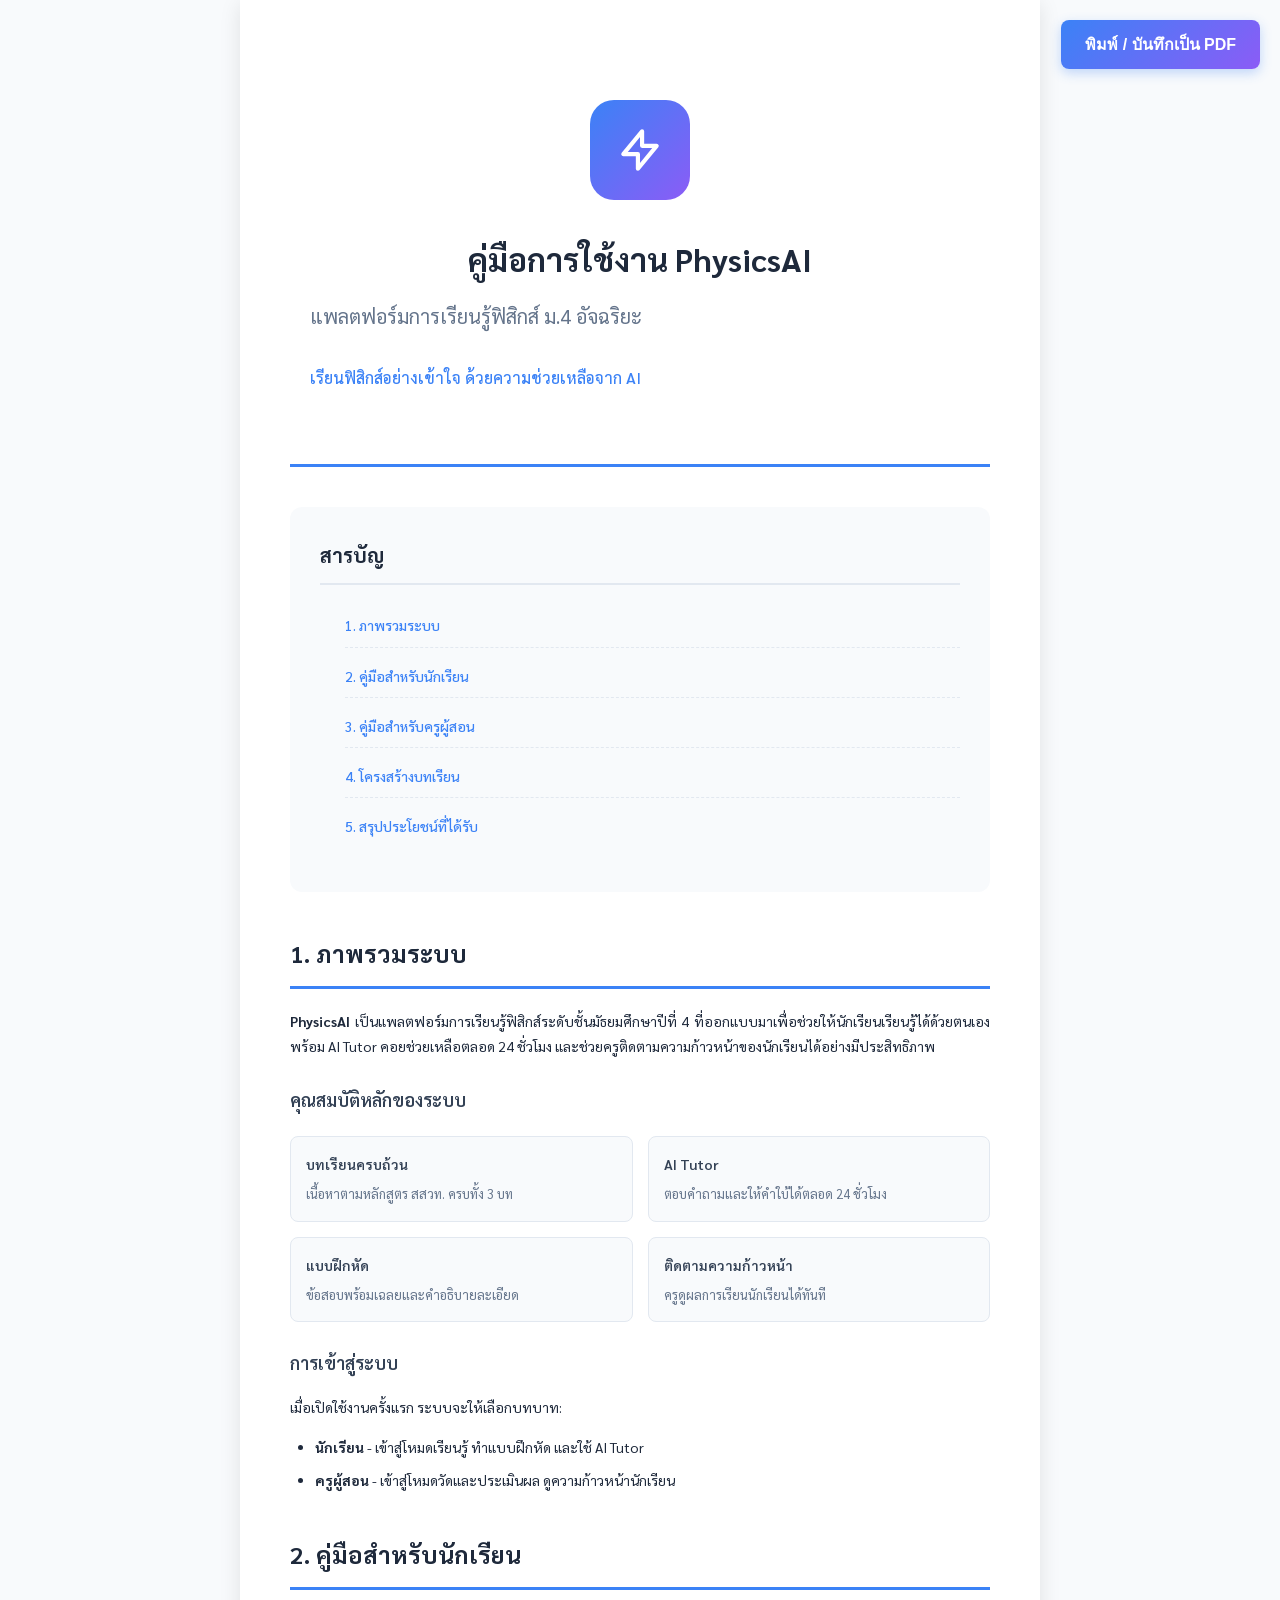
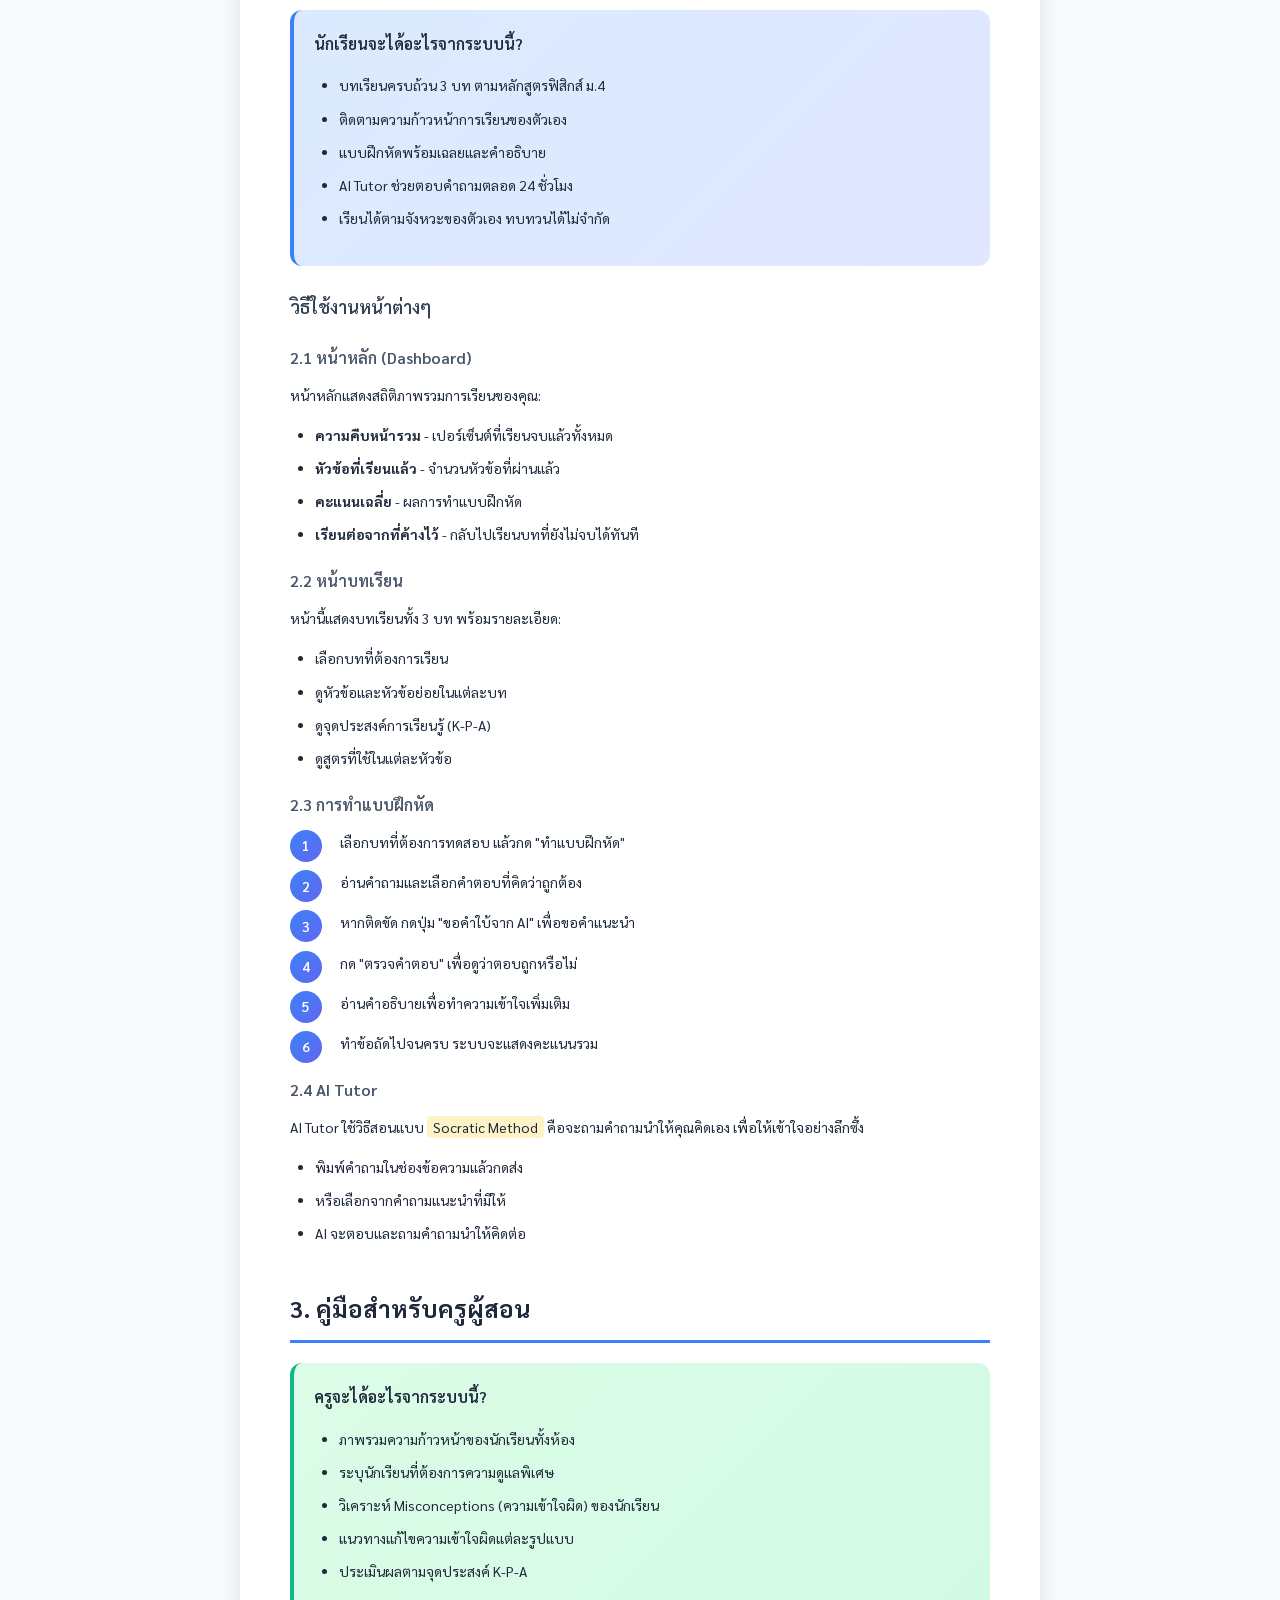
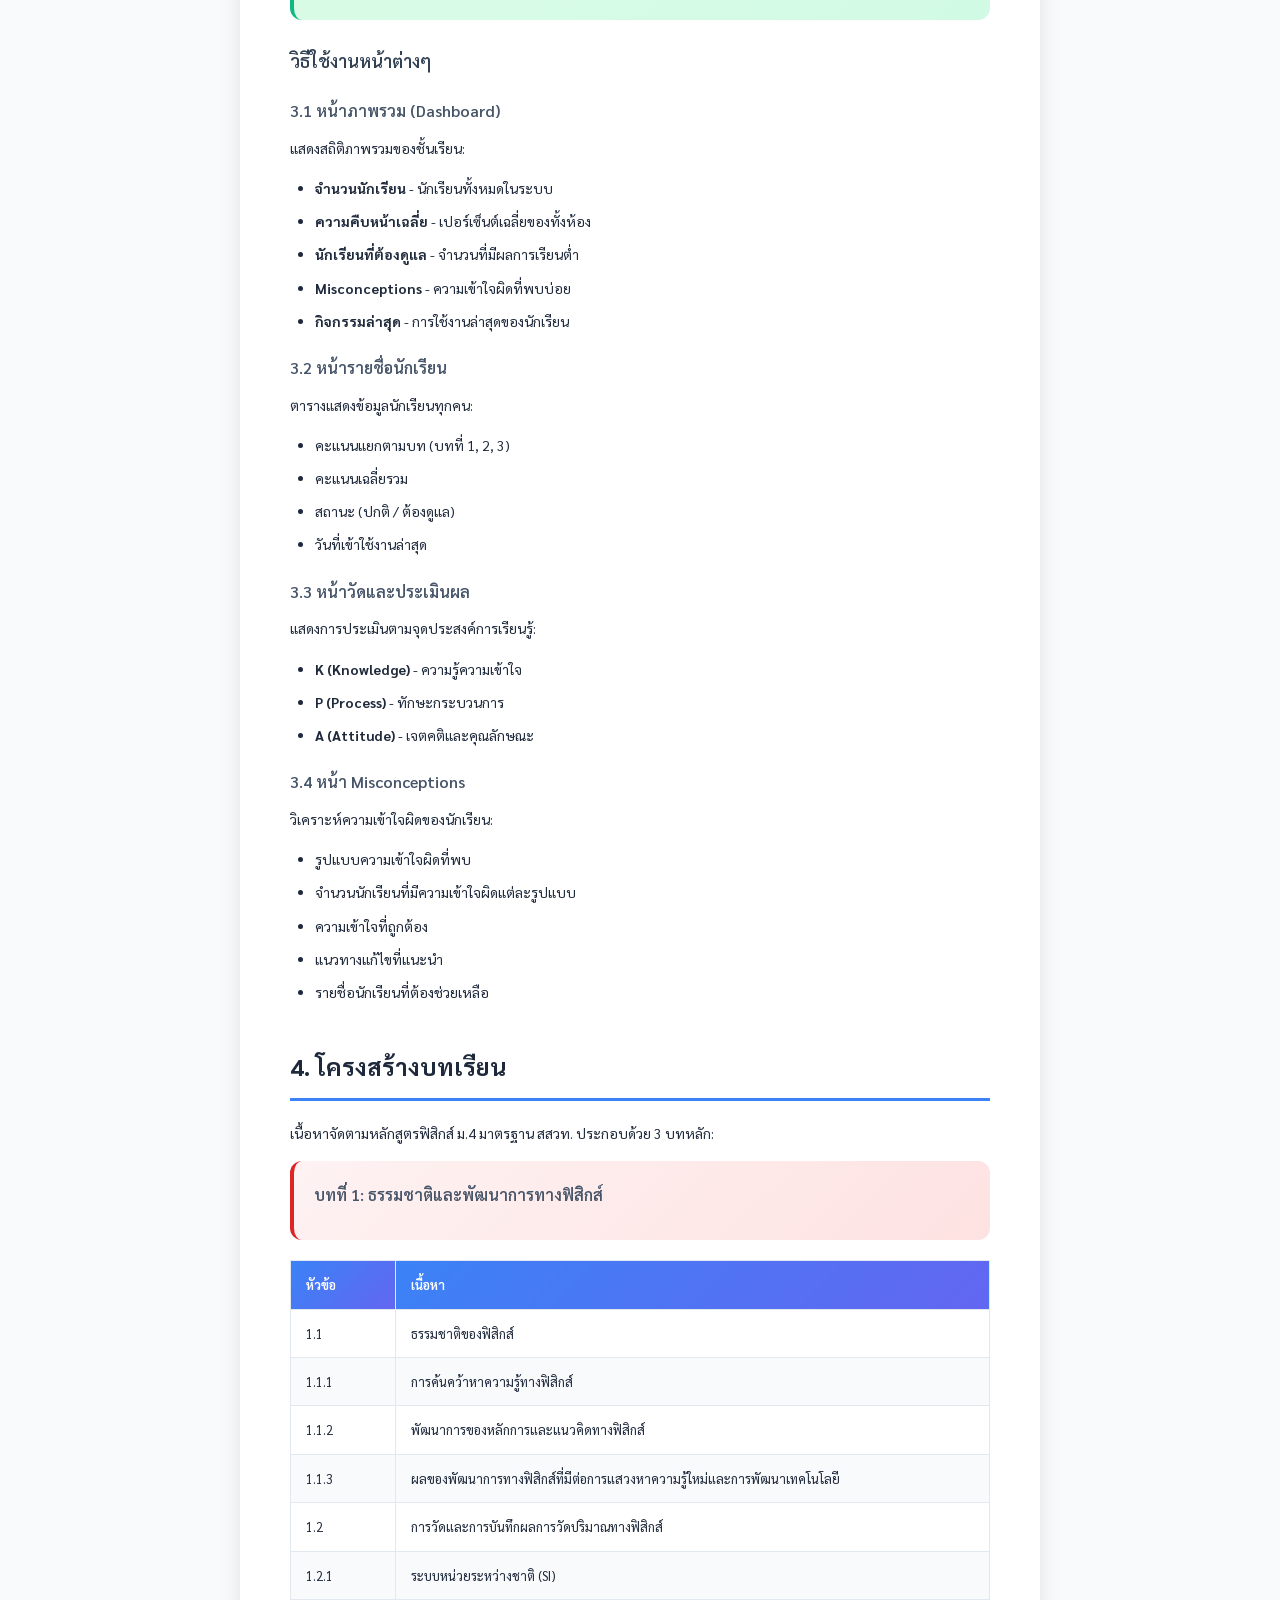
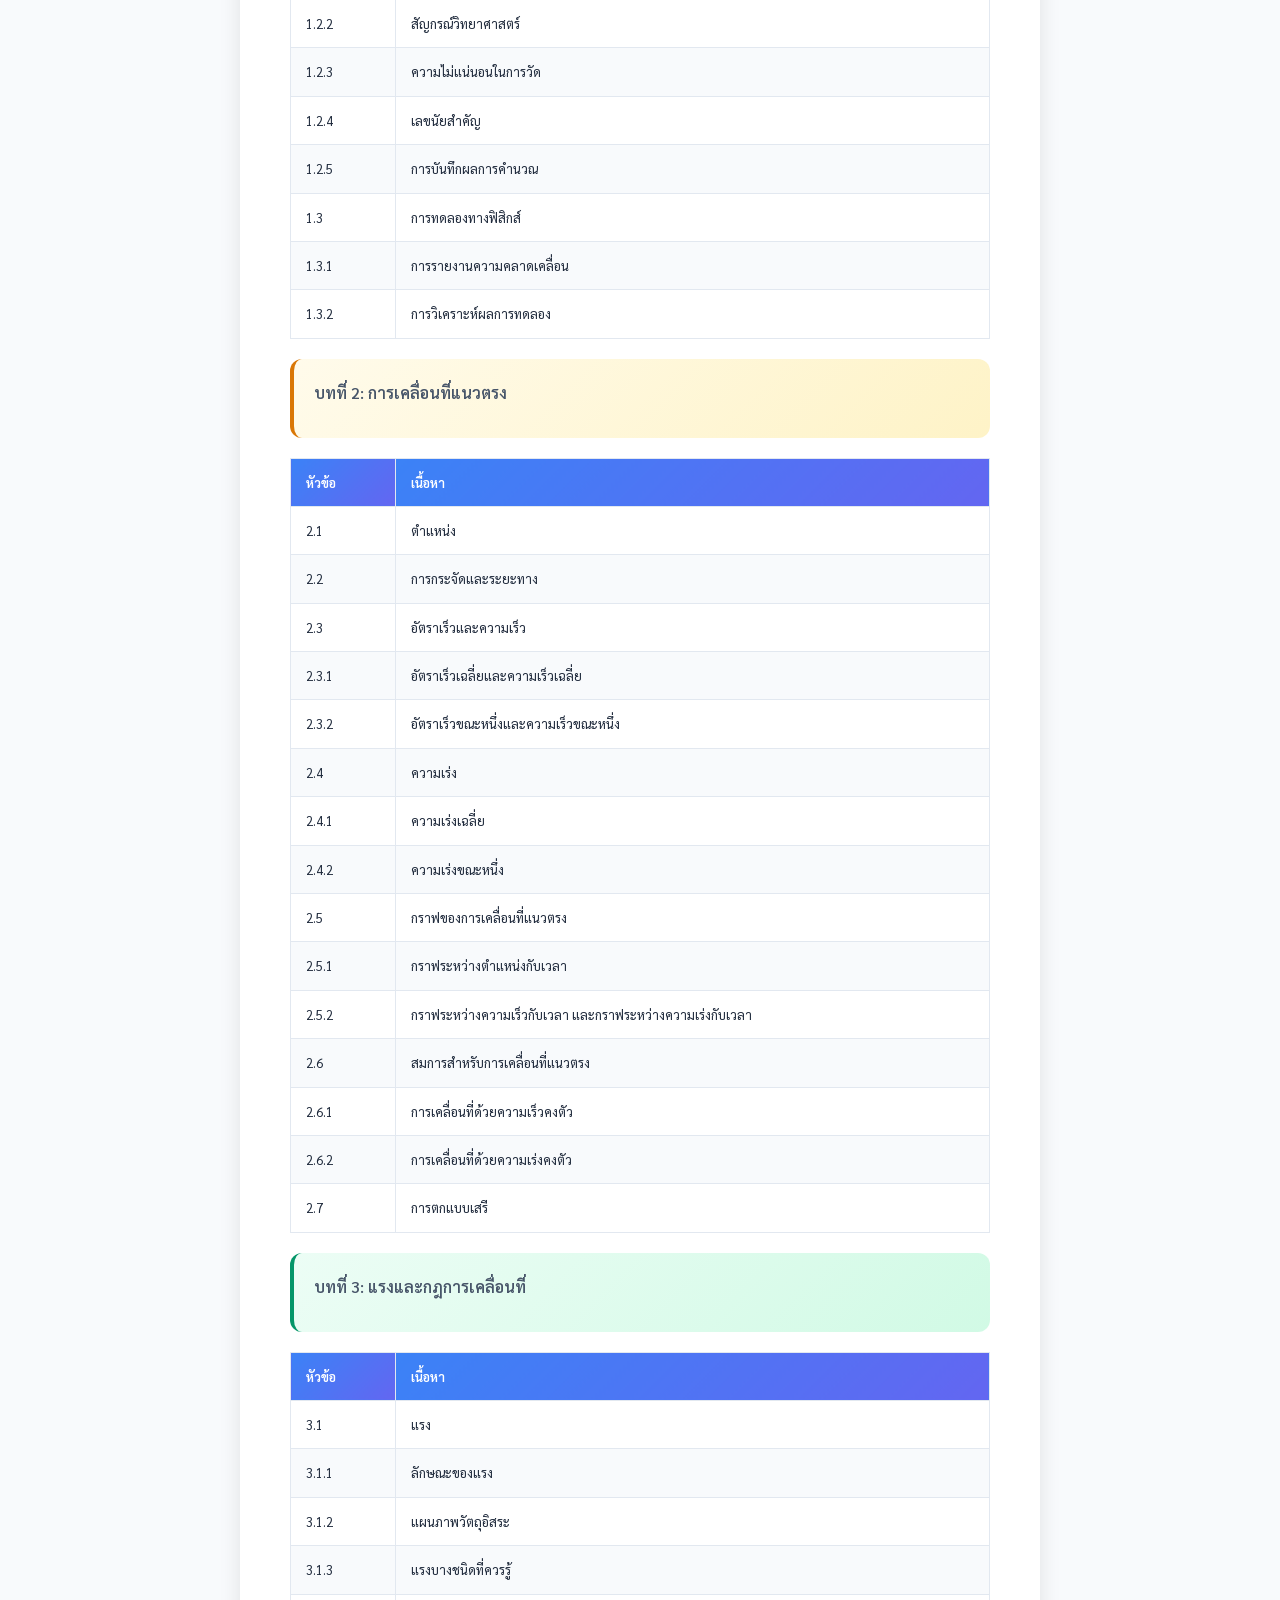
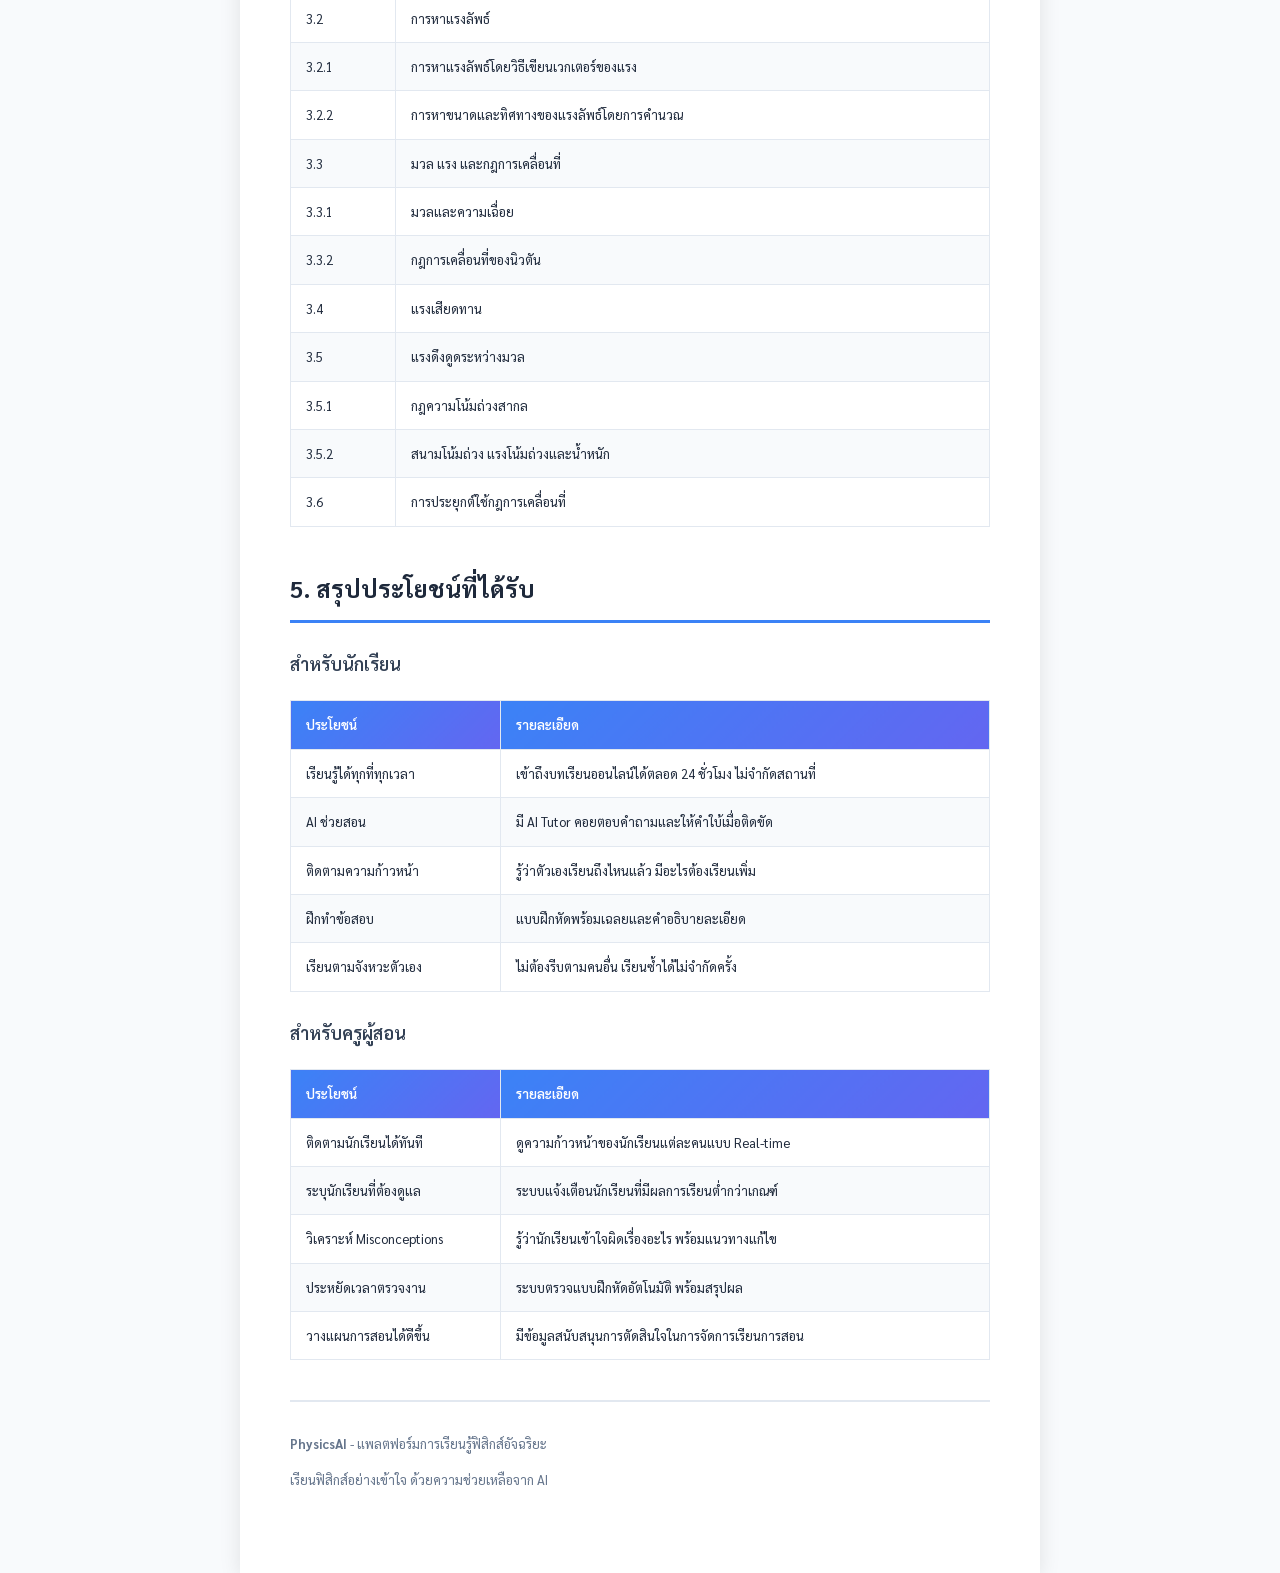
<file: user-guide.html>
<!DOCTYPE html>
<html lang="th">
<head>
    <meta charset="UTF-8">
    <meta name="viewport" content="width=device-width, initial-scale=1.0">
    <title>คู่มือการใช้งาน PhysicsAI</title>
    <link href="https://fonts.googleapis.com/css2?family=Noto+Sans+Thai:wght@300;400;500;600;700&family=Sarabun:wght@300;400;500;600;700&display=swap" rel="stylesheet">
    <style>
        * {
            margin: 0;
            padding: 0;
            box-sizing: border-box;
        }

        body {
            font-family: 'Sarabun', 'Noto Sans Thai', sans-serif;
            font-size: 14px;
            line-height: 1.8;
            color: #1e293b;
            background: #f8fafc;
        }

        /* Print styles */
        @media print {
            body {
                background: white;
                font-size: 11pt;
            }
            .no-print {
                display: none !important;
            }
            .page-break {
                page-break-before: always;
            }
            .container {
                max-width: 100%;
                padding: 0;
                box-shadow: none;
            }
            section {
                page-break-inside: avoid;
            }
        }

        @page {
            size: A4;
            margin: 2cm;
        }

        .no-print {
            position: fixed;
            top: 20px;
            right: 20px;
            z-index: 1000;
        }

        .print-btn {
            background: linear-gradient(135deg, #3b82f6, #8b5cf6);
            color: white;
            border: none;
            padding: 12px 24px;
            border-radius: 8px;
            font-size: 16px;
            font-weight: 600;
            cursor: pointer;
            box-shadow: 0 4px 12px rgba(59, 130, 246, 0.3);
            transition: all 0.3s;
        }

        .print-btn:hover {
            transform: translateY(-2px);
            box-shadow: 0 6px 16px rgba(59, 130, 246, 0.4);
        }

        .container {
            max-width: 800px;
            margin: 0 auto;
            background: white;
            padding: 40px 50px;
            box-shadow: 0 4px 20px rgba(0,0,0,0.1);
        }

        /* Cover Page */
        .cover {
            text-align: center;
            padding: 60px 20px;
            margin-bottom: 40px;
            border-bottom: 3px solid #3b82f6;
        }

        .cover .logo {
            width: 100px;
            height: 100px;
            background: linear-gradient(135deg, #3b82f6, #8b5cf6);
            border-radius: 24px;
            display: flex;
            align-items: center;
            justify-content: center;
            margin: 0 auto 30px;
        }

        .cover .logo svg {
            width: 50px;
            height: 50px;
            color: white;
        }

        .cover h1 {
            font-size: 32px;
            font-weight: 700;
            color: #1e293b;
            margin-bottom: 10px;
        }

        .cover .subtitle {
            font-size: 20px;
            color: #64748b;
            margin-bottom: 30px;
        }

        .cover .tagline {
            font-size: 16px;
            color: #3b82f6;
            font-weight: 500;
        }

        /* Table of Contents */
        .toc {
            margin-bottom: 40px;
            padding: 30px;
            background: #f8fafc;
            border-radius: 12px;
        }

        .toc h2 {
            font-size: 20px;
            color: #1e293b;
            margin-bottom: 20px;
            padding-bottom: 10px;
            border-bottom: 2px solid #e2e8f0;
        }

        .toc ul {
            list-style: none;
        }

        .toc li {
            padding: 8px 0;
            border-bottom: 1px dashed #e2e8f0;
        }

        .toc li:last-child {
            border-bottom: none;
        }

        .toc a {
            color: #3b82f6;
            text-decoration: none;
            font-weight: 500;
        }

        /* Sections */
        section {
            margin-bottom: 40px;
        }

        h2 {
            font-size: 24px;
            font-weight: 700;
            color: #1e293b;
            margin-bottom: 20px;
            padding-bottom: 10px;
            border-bottom: 3px solid #3b82f6;
        }

        h3 {
            font-size: 18px;
            font-weight: 600;
            color: #334155;
            margin: 25px 0 15px;
        }

        h4 {
            font-size: 16px;
            font-weight: 600;
            color: #475569;
            margin: 20px 0 10px;
        }

        p {
            margin-bottom: 12px;
            text-align: justify;
        }

        /* Lists */
        ul, ol {
            margin: 15px 0 15px 25px;
        }

        li {
            margin-bottom: 8px;
        }

        /* Tables */
        table {
            width: 100%;
            border-collapse: collapse;
            margin: 20px 0;
            font-size: 13px;
        }

        th, td {
            padding: 12px 15px;
            text-align: left;
            border: 1px solid #e2e8f0;
        }

        th {
            background: linear-gradient(135deg, #3b82f6, #6366f1);
            color: white;
            font-weight: 600;
        }

        tr:nth-child(even) {
            background: #f8fafc;
        }

        /* Info Boxes */
        .info-box {
            padding: 20px;
            border-radius: 12px;
            margin: 20px 0;
        }

        .info-box.student {
            background: linear-gradient(135deg, #dbeafe, #e0e7ff);
            border-left: 4px solid #3b82f6;
        }

        .info-box.teacher {
            background: linear-gradient(135deg, #dcfce7, #d1fae5);
            border-left: 4px solid #10b981;
        }

        .info-box h4 {
            margin-top: 0;
            color: #1e293b;
        }

        /* Feature Cards */
        .features {
            display: grid;
            grid-template-columns: repeat(2, 1fr);
            gap: 15px;
            margin: 20px 0;
        }

        .feature-card {
            padding: 15px;
            background: #f8fafc;
            border-radius: 8px;
            border: 1px solid #e2e8f0;
        }

        .feature-card h5 {
            font-size: 14px;
            font-weight: 600;
            color: #334155;
            margin-bottom: 5px;
        }

        .feature-card p {
            font-size: 13px;
            color: #64748b;
            margin: 0;
        }

        /* Chapter Colors */
        .chapter-1 { background: linear-gradient(135deg, #fef2f2, #fee2e2); border-left: 4px solid #dc2626; }
        .chapter-2 { background: linear-gradient(135deg, #fffbeb, #fef3c7); border-left: 4px solid #d97706; }
        .chapter-3 { background: linear-gradient(135deg, #ecfdf5, #d1fae5); border-left: 4px solid #059669; }

        .chapter-box {
            padding: 20px;
            border-radius: 12px;
            margin: 15px 0;
        }

        .chapter-box h4 {
            margin-top: 0;
        }

        /* Steps */
        .steps {
            counter-reset: step;
        }

        .step {
            position: relative;
            padding-left: 50px;
            margin-bottom: 15px;
        }

        .step::before {
            counter-increment: step;
            content: counter(step);
            position: absolute;
            left: 0;
            top: 0;
            width: 32px;
            height: 32px;
            background: linear-gradient(135deg, #3b82f6, #6366f1);
            color: white;
            border-radius: 50%;
            display: flex;
            align-items: center;
            justify-content: center;
            font-weight: 600;
            font-size: 14px;
        }

        /* Footer */
        .footer {
            text-align: center;
            padding: 30px 0;
            margin-top: 40px;
            border-top: 2px solid #e2e8f0;
            color: #64748b;
            font-size: 13px;
        }

        /* Highlight */
        .highlight {
            background: linear-gradient(120deg, #fef3c7 0%, #fef3c7 100%);
            padding: 2px 6px;
            border-radius: 4px;
        }

        /* Icon inline */
        .icon {
            display: inline-block;
            width: 20px;
            height: 20px;
            vertical-align: middle;
            margin-right: 5px;
        }
    </style>
</head>
<body>
    <div class="no-print">
        <button class="print-btn" onclick="window.print()">
            พิมพ์ / บันทึกเป็น PDF
        </button>
    </div>

    <div class="container">
        <!-- Cover Page -->
        <div class="cover">
            <div class="logo">
                <svg fill="none" stroke="currentColor" viewBox="0 0 24 24">
                    <path stroke-linecap="round" stroke-linejoin="round" stroke-width="2" d="M13 10V3L4 14h7v7l9-11h-7z"/>
                </svg>
            </div>
            <h1>คู่มือการใช้งาน PhysicsAI</h1>
            <p class="subtitle">แพลตฟอร์มการเรียนรู้ฟิสิกส์ ม.4 อัจฉริยะ</p>
            <p class="tagline">เรียนฟิสิกส์อย่างเข้าใจ ด้วยความช่วยเหลือจาก AI</p>
        </div>

        <!-- Table of Contents -->
        <div class="toc">
            <h2>สารบัญ</h2>
            <ul>
                <li><a href="#overview">1. ภาพรวมระบบ</a></li>
                <li><a href="#student">2. คู่มือสำหรับนักเรียน</a></li>
                <li><a href="#teacher">3. คู่มือสำหรับครูผู้สอน</a></li>
                <li><a href="#curriculum">4. โครงสร้างบทเรียน</a></li>
                <li><a href="#benefits">5. สรุปประโยชน์ที่ได้รับ</a></li>
            </ul>
        </div>

        <!-- Section 1: Overview -->
        <section id="overview">
            <h2>1. ภาพรวมระบบ</h2>

            <p><strong>PhysicsAI</strong> เป็นแพลตฟอร์มการเรียนรู้ฟิสิกส์ระดับชั้นมัธยมศึกษาปีที่ 4 ที่ออกแบบมาเพื่อช่วยให้นักเรียนเรียนรู้ได้ด้วยตนเอง พร้อม AI Tutor คอยช่วยเหลือตลอด 24 ชั่วโมง และช่วยครูติดตามความก้าวหน้าของนักเรียนได้อย่างมีประสิทธิภาพ</p>

            <h3>คุณสมบัติหลักของระบบ</h3>

            <div class="features">
                <div class="feature-card">
                    <h5>บทเรียนครบถ้วน</h5>
                    <p>เนื้อหาตามหลักสูตร สสวท. ครบทั้ง 3 บท</p>
                </div>
                <div class="feature-card">
                    <h5>AI Tutor</h5>
                    <p>ตอบคำถามและให้คำใบ้ได้ตลอด 24 ชั่วโมง</p>
                </div>
                <div class="feature-card">
                    <h5>แบบฝึกหัด</h5>
                    <p>ข้อสอบพร้อมเฉลยและคำอธิบายละเอียด</p>
                </div>
                <div class="feature-card">
                    <h5>ติดตามความก้าวหน้า</h5>
                    <p>ครูดูผลการเรียนนักเรียนได้ทันที</p>
                </div>
            </div>

            <h3>การเข้าสู่ระบบ</h3>
            <p>เมื่อเปิดใช้งานครั้งแรก ระบบจะให้เลือกบทบาท:</p>
            <ul>
                <li><strong>นักเรียน</strong> - เข้าสู่โหมดเรียนรู้ ทำแบบฝึกหัด และใช้ AI Tutor</li>
                <li><strong>ครูผู้สอน</strong> - เข้าสู่โหมดวัดและประเมินผล ดูความก้าวหน้านักเรียน</li>
            </ul>
        </section>

        <div class="page-break"></div>

        <!-- Section 2: Student Guide -->
        <section id="student">
            <h2>2. คู่มือสำหรับนักเรียน</h2>

            <div class="info-box student">
                <h4>นักเรียนจะได้อะไรจากระบบนี้?</h4>
                <ul>
                    <li>บทเรียนครบถ้วน 3 บท ตามหลักสูตรฟิสิกส์ ม.4</li>
                    <li>ติดตามความก้าวหน้าการเรียนของตัวเอง</li>
                    <li>แบบฝึกหัดพร้อมเฉลยและคำอธิบาย</li>
                    <li>AI Tutor ช่วยตอบคำถามตลอด 24 ชั่วโมง</li>
                    <li>เรียนได้ตามจังหวะของตัวเอง ทบทวนได้ไม่จำกัด</li>
                </ul>
            </div>

            <h3>วิธีใช้งานหน้าต่างๆ</h3>

            <h4>2.1 หน้าหลัก (Dashboard)</h4>
            <p>หน้าหลักแสดงสถิติภาพรวมการเรียนของคุณ:</p>
            <ul>
                <li><strong>ความคืบหน้ารวม</strong> - เปอร์เซ็นต์ที่เรียนจบแล้วทั้งหมด</li>
                <li><strong>หัวข้อที่เรียนแล้ว</strong> - จำนวนหัวข้อที่ผ่านแล้ว</li>
                <li><strong>คะแนนเฉลี่ย</strong> - ผลการทำแบบฝึกหัด</li>
                <li><strong>เรียนต่อจากที่ค้างไว้</strong> - กลับไปเรียนบทที่ยังไม่จบได้ทันที</li>
            </ul>

            <h4>2.2 หน้าบทเรียน</h4>
            <p>หน้านี้แสดงบทเรียนทั้ง 3 บท พร้อมรายละเอียด:</p>
            <ul>
                <li>เลือกบทที่ต้องการเรียน</li>
                <li>ดูหัวข้อและหัวข้อย่อยในแต่ละบท</li>
                <li>ดูจุดประสงค์การเรียนรู้ (K-P-A)</li>
                <li>ดูสูตรที่ใช้ในแต่ละหัวข้อ</li>
            </ul>

            <h4>2.3 การทำแบบฝึกหัด</h4>
            <div class="steps">
                <div class="step">เลือกบทที่ต้องการทดสอบ แล้วกด "ทำแบบฝึกหัด"</div>
                <div class="step">อ่านคำถามและเลือกคำตอบที่คิดว่าถูกต้อง</div>
                <div class="step">หากติดขัด กดปุ่ม "ขอคำใบ้จาก AI" เพื่อขอคำแนะนำ</div>
                <div class="step">กด "ตรวจคำตอบ" เพื่อดูว่าตอบถูกหรือไม่</div>
                <div class="step">อ่านคำอธิบายเพื่อทำความเข้าใจเพิ่มเติม</div>
                <div class="step">ทำข้อถัดไปจนครบ ระบบจะแสดงคะแนนรวม</div>
            </div>

            <h4>2.4 AI Tutor</h4>
            <p>AI Tutor ใช้วิธีสอนแบบ <span class="highlight">Socratic Method</span> คือจะถามคำถามนำให้คุณคิดเอง เพื่อให้เข้าใจอย่างลึกซึ้ง</p>
            <ul>
                <li>พิมพ์คำถามในช่องข้อความแล้วกดส่ง</li>
                <li>หรือเลือกจากคำถามแนะนำที่มีให้</li>
                <li>AI จะตอบและถามคำถามนำให้คิดต่อ</li>
            </ul>
        </section>

        <div class="page-break"></div>

        <!-- Section 3: Teacher Guide -->
        <section id="teacher">
            <h2>3. คู่มือสำหรับครูผู้สอน</h2>

            <div class="info-box teacher">
                <h4>ครูจะได้อะไรจากระบบนี้?</h4>
                <ul>
                    <li>ภาพรวมความก้าวหน้าของนักเรียนทั้งห้อง</li>
                    <li>ระบุนักเรียนที่ต้องการความดูแลพิเศษ</li>
                    <li>วิเคราะห์ Misconceptions (ความเข้าใจผิด) ของนักเรียน</li>
                    <li>แนวทางแก้ไขความเข้าใจผิดแต่ละรูปแบบ</li>
                    <li>ประเมินผลตามจุดประสงค์ K-P-A</li>
                </ul>
            </div>

            <h3>วิธีใช้งานหน้าต่างๆ</h3>

            <h4>3.1 หน้าภาพรวม (Dashboard)</h4>
            <p>แสดงสถิติภาพรวมของชั้นเรียน:</p>
            <ul>
                <li><strong>จำนวนนักเรียน</strong> - นักเรียนทั้งหมดในระบบ</li>
                <li><strong>ความคืบหน้าเฉลี่ย</strong> - เปอร์เซ็นต์เฉลี่ยของทั้งห้อง</li>
                <li><strong>นักเรียนที่ต้องดูแล</strong> - จำนวนที่มีผลการเรียนต่ำ</li>
                <li><strong>Misconceptions</strong> - ความเข้าใจผิดที่พบบ่อย</li>
                <li><strong>กิจกรรมล่าสุด</strong> - การใช้งานล่าสุดของนักเรียน</li>
            </ul>

            <h4>3.2 หน้ารายชื่อนักเรียน</h4>
            <p>ตารางแสดงข้อมูลนักเรียนทุกคน:</p>
            <ul>
                <li>คะแนนแยกตามบท (บทที่ 1, 2, 3)</li>
                <li>คะแนนเฉลี่ยรวม</li>
                <li>สถานะ (ปกติ / ต้องดูแล)</li>
                <li>วันที่เข้าใช้งานล่าสุด</li>
            </ul>

            <h4>3.3 หน้าวัดและประเมินผล</h4>
            <p>แสดงการประเมินตามจุดประสงค์การเรียนรู้:</p>
            <ul>
                <li><strong>K (Knowledge)</strong> - ความรู้ความเข้าใจ</li>
                <li><strong>P (Process)</strong> - ทักษะกระบวนการ</li>
                <li><strong>A (Attitude)</strong> - เจตคติและคุณลักษณะ</li>
            </ul>

            <h4>3.4 หน้า Misconceptions</h4>
            <p>วิเคราะห์ความเข้าใจผิดของนักเรียน:</p>
            <ul>
                <li>รูปแบบความเข้าใจผิดที่พบ</li>
                <li>จำนวนนักเรียนที่มีความเข้าใจผิดแต่ละรูปแบบ</li>
                <li>ความเข้าใจที่ถูกต้อง</li>
                <li>แนวทางแก้ไขที่แนะนำ</li>
                <li>รายชื่อนักเรียนที่ต้องช่วยเหลือ</li>
            </ul>
        </section>

        <div class="page-break"></div>

        <!-- Section 4: Curriculum -->
        <section id="curriculum">
            <h2>4. โครงสร้างบทเรียน</h2>

            <p>เนื้อหาจัดตามหลักสูตรฟิสิกส์ ม.4 มาตรฐาน สสวท. ประกอบด้วย 3 บทหลัก:</p>

            <div class="chapter-box chapter-1">
                <h4>บทที่ 1: ธรรมชาติและพัฒนาการทางฟิสิกส์</h4>
            </div>

            <table>
                <thead>
                    <tr>
                        <th style="width: 15%">หัวข้อ</th>
                        <th>เนื้อหา</th>
                    </tr>
                </thead>
                <tbody>
                    <tr><td>1.1</td><td>ธรรมชาติของฟิสิกส์</td></tr>
                    <tr><td>1.1.1</td><td>การค้นคว้าหาความรู้ทางฟิสิกส์</td></tr>
                    <tr><td>1.1.2</td><td>พัฒนาการของหลักการและแนวคิดทางฟิสิกส์</td></tr>
                    <tr><td>1.1.3</td><td>ผลของพัฒนาการทางฟิสิกส์ที่มีต่อการแสวงหาความรู้ใหม่และการพัฒนาเทคโนโลยี</td></tr>
                    <tr><td>1.2</td><td>การวัดและการบันทึกผลการวัดปริมาณทางฟิสิกส์</td></tr>
                    <tr><td>1.2.1</td><td>ระบบหน่วยระหว่างชาติ (SI)</td></tr>
                    <tr><td>1.2.2</td><td>สัญกรณ์วิทยาศาสตร์</td></tr>
                    <tr><td>1.2.3</td><td>ความไม่แน่นอนในการวัด</td></tr>
                    <tr><td>1.2.4</td><td>เลขนัยสำคัญ</td></tr>
                    <tr><td>1.2.5</td><td>การบันทึกผลการคำนวณ</td></tr>
                    <tr><td>1.3</td><td>การทดลองทางฟิสิกส์</td></tr>
                    <tr><td>1.3.1</td><td>การรายงานความคลาดเคลื่อน</td></tr>
                    <tr><td>1.3.2</td><td>การวิเคราะห์ผลการทดลอง</td></tr>
                </tbody>
            </table>

            <div class="chapter-box chapter-2">
                <h4>บทที่ 2: การเคลื่อนที่แนวตรง</h4>
            </div>

            <table>
                <thead>
                    <tr>
                        <th style="width: 15%">หัวข้อ</th>
                        <th>เนื้อหา</th>
                    </tr>
                </thead>
                <tbody>
                    <tr><td>2.1</td><td>ตำแหน่ง</td></tr>
                    <tr><td>2.2</td><td>การกระจัดและระยะทาง</td></tr>
                    <tr><td>2.3</td><td>อัตราเร็วและความเร็ว</td></tr>
                    <tr><td>2.3.1</td><td>อัตราเร็วเฉลี่ยและความเร็วเฉลี่ย</td></tr>
                    <tr><td>2.3.2</td><td>อัตราเร็วขณะหนึ่งและความเร็วขณะหนึ่ง</td></tr>
                    <tr><td>2.4</td><td>ความเร่ง</td></tr>
                    <tr><td>2.4.1</td><td>ความเร่งเฉลี่ย</td></tr>
                    <tr><td>2.4.2</td><td>ความเร่งขณะหนึ่ง</td></tr>
                    <tr><td>2.5</td><td>กราฟของการเคลื่อนที่แนวตรง</td></tr>
                    <tr><td>2.5.1</td><td>กราฟระหว่างตำแหน่งกับเวลา</td></tr>
                    <tr><td>2.5.2</td><td>กราฟระหว่างความเร็วกับเวลา และกราฟระหว่างความเร่งกับเวลา</td></tr>
                    <tr><td>2.6</td><td>สมการสำหรับการเคลื่อนที่แนวตรง</td></tr>
                    <tr><td>2.6.1</td><td>การเคลื่อนที่ด้วยความเร็วคงตัว</td></tr>
                    <tr><td>2.6.2</td><td>การเคลื่อนที่ด้วยความเร่งคงตัว</td></tr>
                    <tr><td>2.7</td><td>การตกแบบเสรี</td></tr>
                </tbody>
            </table>

            <div class="chapter-box chapter-3">
                <h4>บทที่ 3: แรงและกฎการเคลื่อนที่</h4>
            </div>

            <table>
                <thead>
                    <tr>
                        <th style="width: 15%">หัวข้อ</th>
                        <th>เนื้อหา</th>
                    </tr>
                </thead>
                <tbody>
                    <tr><td>3.1</td><td>แรง</td></tr>
                    <tr><td>3.1.1</td><td>ลักษณะของแรง</td></tr>
                    <tr><td>3.1.2</td><td>แผนภาพวัตถุอิสระ</td></tr>
                    <tr><td>3.1.3</td><td>แรงบางชนิดที่ควรรู้</td></tr>
                    <tr><td>3.2</td><td>การหาแรงลัพธ์</td></tr>
                    <tr><td>3.2.1</td><td>การหาแรงลัพธ์โดยวิธีเขียนเวกเตอร์ของแรง</td></tr>
                    <tr><td>3.2.2</td><td>การหาขนาดและทิศทางของแรงลัพธ์โดยการคำนวณ</td></tr>
                    <tr><td>3.3</td><td>มวล แรง และกฎการเคลื่อนที่</td></tr>
                    <tr><td>3.3.1</td><td>มวลและความเฉื่อย</td></tr>
                    <tr><td>3.3.2</td><td>กฎการเคลื่อนที่ของนิวตัน</td></tr>
                    <tr><td>3.4</td><td>แรงเสียดทาน</td></tr>
                    <tr><td>3.5</td><td>แรงดึงดูดระหว่างมวล</td></tr>
                    <tr><td>3.5.1</td><td>กฎความโน้มถ่วงสากล</td></tr>
                    <tr><td>3.5.2</td><td>สนามโน้มถ่วง แรงโน้มถ่วงและน้ำหนัก</td></tr>
                    <tr><td>3.6</td><td>การประยุกต์ใช้กฎการเคลื่อนที่</td></tr>
                </tbody>
            </table>
        </section>

        <div class="page-break"></div>

        <!-- Section 5: Benefits -->
        <section id="benefits">
            <h2>5. สรุปประโยชน์ที่ได้รับ</h2>

            <h3>สำหรับนักเรียน</h3>
            <table>
                <thead>
                    <tr>
                        <th style="width: 30%">ประโยชน์</th>
                        <th>รายละเอียด</th>
                    </tr>
                </thead>
                <tbody>
                    <tr>
                        <td>เรียนรู้ได้ทุกที่ทุกเวลา</td>
                        <td>เข้าถึงบทเรียนออนไลน์ได้ตลอด 24 ชั่วโมง ไม่จำกัดสถานที่</td>
                    </tr>
                    <tr>
                        <td>AI ช่วยสอน</td>
                        <td>มี AI Tutor คอยตอบคำถามและให้คำใบ้เมื่อติดขัด</td>
                    </tr>
                    <tr>
                        <td>ติดตามความก้าวหน้า</td>
                        <td>รู้ว่าตัวเองเรียนถึงไหนแล้ว มีอะไรต้องเรียนเพิ่ม</td>
                    </tr>
                    <tr>
                        <td>ฝึกทำข้อสอบ</td>
                        <td>แบบฝึกหัดพร้อมเฉลยและคำอธิบายละเอียด</td>
                    </tr>
                    <tr>
                        <td>เรียนตามจังหวะตัวเอง</td>
                        <td>ไม่ต้องรีบตามคนอื่น เรียนซ้ำได้ไม่จำกัดครั้ง</td>
                    </tr>
                </tbody>
            </table>

            <h3>สำหรับครูผู้สอน</h3>
            <table>
                <thead>
                    <tr>
                        <th style="width: 30%">ประโยชน์</th>
                        <th>รายละเอียด</th>
                    </tr>
                </thead>
                <tbody>
                    <tr>
                        <td>ติดตามนักเรียนได้ทันที</td>
                        <td>ดูความก้าวหน้าของนักเรียนแต่ละคนแบบ Real-time</td>
                    </tr>
                    <tr>
                        <td>ระบุนักเรียนที่ต้องดูแล</td>
                        <td>ระบบแจ้งเตือนนักเรียนที่มีผลการเรียนต่ำกว่าเกณฑ์</td>
                    </tr>
                    <tr>
                        <td>วิเคราะห์ Misconceptions</td>
                        <td>รู้ว่านักเรียนเข้าใจผิดเรื่องอะไร พร้อมแนวทางแก้ไข</td>
                    </tr>
                    <tr>
                        <td>ประหยัดเวลาตรวจงาน</td>
                        <td>ระบบตรวจแบบฝึกหัดอัตโนมัติ พร้อมสรุปผล</td>
                    </tr>
                    <tr>
                        <td>วางแผนการสอนได้ดีขึ้น</td>
                        <td>มีข้อมูลสนับสนุนการตัดสินใจในการจัดการเรียนการสอน</td>
                    </tr>
                </tbody>
            </table>
        </section>

        <!-- Footer -->
        <div class="footer">
            <p><strong>PhysicsAI</strong> - แพลตฟอร์มการเรียนรู้ฟิสิกส์อัจฉริยะ</p>
            <p>เรียนฟิสิกส์อย่างเข้าใจ ด้วยความช่วยเหลือจาก AI</p>
        </div>
    </div>
</body>
</html>
</file>
